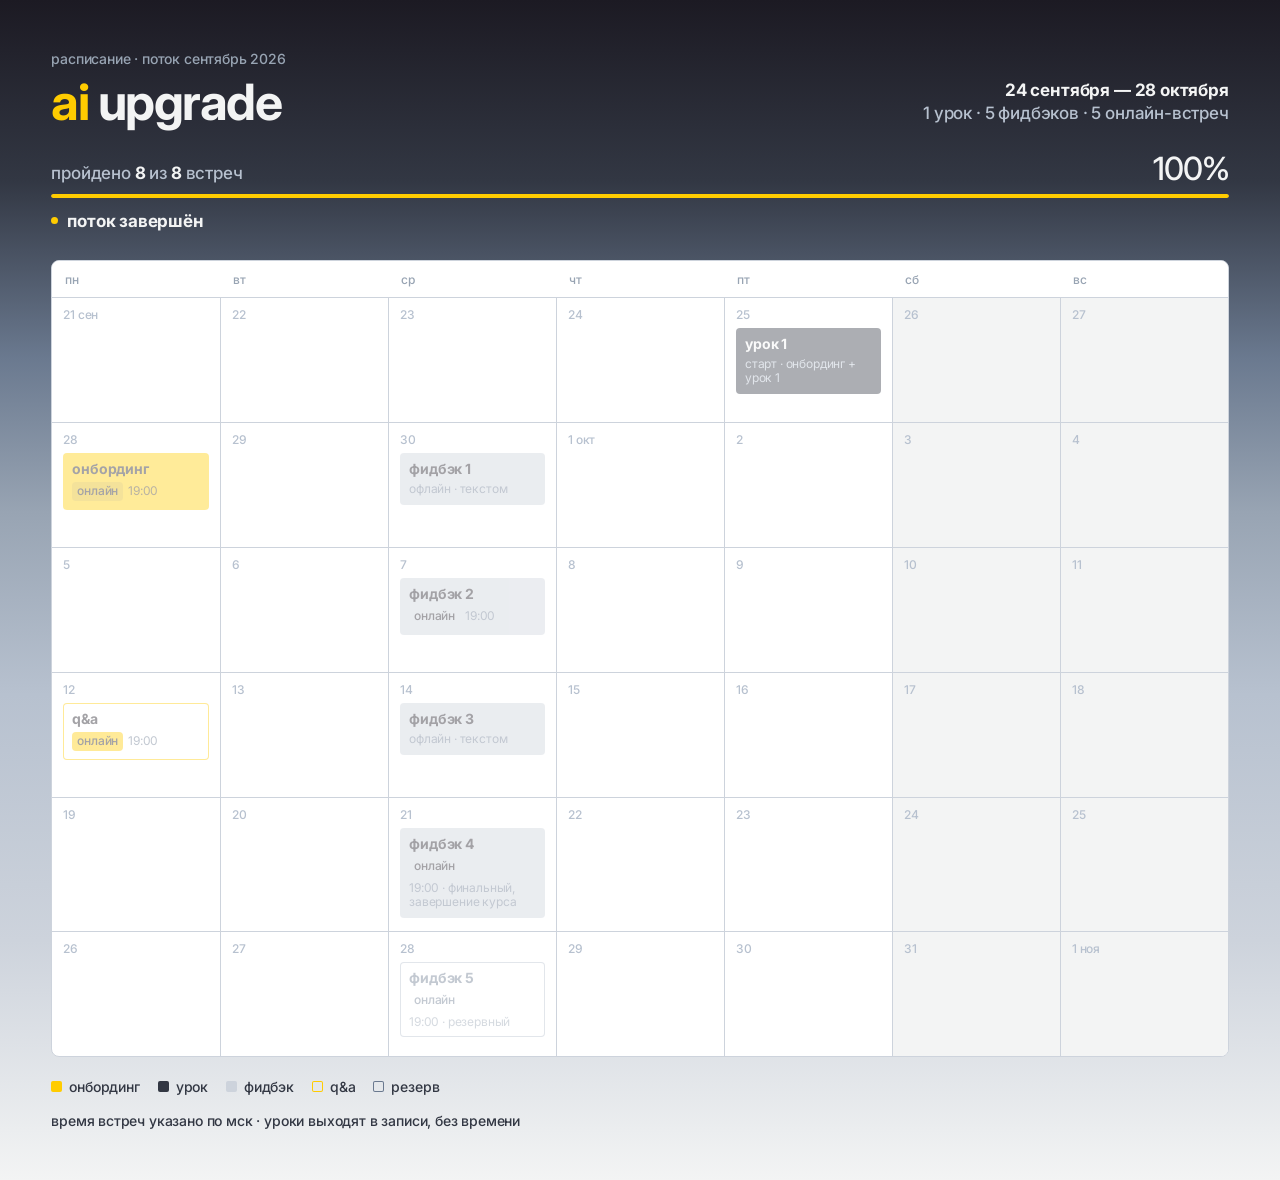
<file: index.html>
<!DOCTYPE html>
<html lang="ru">
<head>
<meta charset="UTF-8">
<meta name="viewport" content="width=device-width, initial-scale=1">
<title>ai upgrade — расписание</title>
<meta name="description" content="расписание и трекер прогресса курса ai upgrade, поток 24 сентября — 28 октября 2026">

<link rel="preconnect" href="https://fonts.googleapis.com">
<link rel="preconnect" href="https://fonts.gstatic.com" crossorigin>
<link href="https://fonts.googleapis.com/css2?family=Inter:wght@400;500;700&display=swap" rel="stylesheet">
<link rel="stylesheet" href="tokens.css">

<style>
  *{box-sizing:border-box;margin:0;padding:0}
  /* градиент на body: его бокс равен высоте документа, поэтому
     лесенка растягивается на всю страницу, как на лендинге.
     на html — конечный цвет градиента, чтобы область за боксом
     (короткий документ, оверскролл) стыковалась без шва */
  html{-webkit-text-size-adjust:100%;background:var(--c-paper)}
  body{
    background:var(--grad-page);min-height:100vh;color:var(--c-ink);
    font-family:var(--font);font-weight:var(--fw-medium);
    font-size:var(--fs-caption);line-height:var(--lh-caption);letter-spacing:var(--track-body);
    text-transform:lowercase;
    -webkit-font-smoothing:antialiased;
    padding:clamp(20px,4vw,56px);
  }
  b,strong{font-weight:var(--fw-bold)}
  .wrap{max-width:1180px;margin:0 auto}

  /* ---------- header ----------
     шапка лежит на тёмной части градиента — текст светлый */
  .eyebrow{font-size:var(--fs-micro);line-height:var(--lh-micro);color:var(--c-steel)}
  .head{display:flex;justify-content:space-between;align-items:flex-end;gap:28px;flex-wrap:wrap;margin-top:14px}
  .title{
    font-weight:var(--fw-bold);
    font-size:var(--fs-display-fluid);
    line-height:var(--lh-display);
    letter-spacing:var(--track-display);
    color:var(--c-paper);
    max-width:14ch;
  }
  .title em{font-style:normal;color:var(--c-accent)}
  .meta{text-align:right;font-size:var(--fs-caption);line-height:var(--lh-caption);color:var(--c-mist)}
  .meta .range{color:var(--c-paper);font-weight:var(--fw-bold);display:block;margin-bottom:5px}

  /* ---------- progress ---------- */
  .spine{margin:34px 0 30px}
  .spine-head{display:flex;justify-content:space-between;align-items:flex-end;gap:16px;flex-wrap:wrap;margin-bottom:12px}
  .spine-lab{font-size:var(--fs-caption);color:var(--c-mist)}
  .spine-lab b{color:var(--c-paper)}
  .spine-pct{
    font-weight:var(--fw-medium);
    font-size:var(--fs-sub-fluid);
    line-height:var(--lh-display);
    letter-spacing:var(--track-display);
    /* не акцентом, как в post-ai-creative: акцент остаётся
       в полосе и точке */
    color:var(--c-paper);
  }
  .track{height:4px;border-radius:var(--r-sm);background:rgba(255,255,255,.18);overflow:hidden}
  .track i{display:block;height:100%;border-radius:var(--r-sm);background:var(--c-accent);width:0;
    transition:width 1.1s cubic-bezier(.2,.8,.2,1)}
  .now{margin-top:14px;font-size:var(--fs-caption);color:var(--c-mist);display:flex;align-items:center;gap:9px;flex-wrap:wrap}
  .now .dot{width:7px;height:7px;border-radius:50%;background:var(--c-accent);flex:0 0 auto}
  .now b{color:var(--c-paper)}

  /* ---------- calendar (desktop) ---------- */
  .cal{background:var(--c-white);border:var(--hair) solid var(--c-haze);border-radius:var(--r-md);overflow:hidden}
  .dow{display:grid;grid-template-columns:repeat(7,1fr);background:var(--c-white)}
  .dow span{padding:13px 13px 11px;font-size:var(--fs-nano);line-height:var(--lh-nano);color:var(--c-steel)}
  .week{display:grid;grid-template-columns:repeat(7,1fr);border-top:var(--hair) solid var(--c-haze)}
  .cell{min-height:124px;padding:11px 11px 13px;border-left:var(--hair) solid var(--c-haze);
    display:flex;flex-direction:column;gap:7px;transition:background .16s ease}
  .cell:first-child{border-left:0}
  .cell.off{background:var(--c-paper)}
  .cell.today,.cell.today:hover{background:var(--c-paper)}
  .cell.past .num{color:var(--c-mist)}
  .num{font-size:var(--fs-nano);line-height:var(--lh-nano);color:var(--c-steel);
    display:flex;align-items:center;gap:6px;flex-wrap:wrap}
  /* жёлтый по светлому нечитаем (1.5:1), поэтому текст — ink,
     а акцент уходит в заливку плашки */
  .cell.today .num{color:var(--c-ink);font-weight:var(--fw-bold)}
  .cell.today .num::after{content:"сегодня";font-size:var(--fs-nano);font-weight:var(--fw-medium);
    color:var(--c-ink);background:var(--c-accent);border:var(--hair) solid var(--c-accent);border-radius:var(--r-sm);padding:1px 5px 2px}
  .mo{color:var(--c-mist)}

  /* ---------- chips ---------- */
  .chip{border-radius:var(--r-sm);padding:8px 9px 9px;display:flex;flex-direction:column;gap:5px}
  .chip .k{font-size:var(--fs-micro);line-height:var(--lh-micro);font-weight:var(--fw-bold);letter-spacing:var(--track-body)}
  .chip .t{font-size:var(--fs-nano);line-height:1.16;font-weight:var(--fw-regular)}
  .chip .meta-row{display:flex;align-items:center;flex-wrap:wrap;gap:5px}
  .chip .on{display:inline-flex;align-items:center;font-size:var(--fs-nano);line-height:1;
    font-weight:var(--fw-medium);border-radius:var(--r-sm);padding:3px 5px 4px}

  .chip.onboarding{background:var(--c-accent);color:var(--c-ink)}
  .chip.onboarding .t{color:rgba(28,26,35,.78)}
  .chip.onboarding .on{background:rgba(28,26,35,.12);color:var(--c-ink)}

  .chip.lesson{background:var(--c-deep);color:var(--c-paper)}
  .chip.lesson .t{color:var(--c-mist)}

  .chip.feedback{background:var(--c-haze);color:var(--c-ink)}
  .chip.feedback .t{color:var(--c-slate)}

  .chip.qa{color:var(--c-ink);box-shadow:inset 0 0 0 var(--hair) var(--c-accent)}
  .chip.qa .t{color:var(--c-slate)}
  .chip.qa .on{background:var(--c-accent);color:var(--c-ink)}

  .chip.reserve{color:var(--c-slate);box-shadow:inset 0 0 0 var(--hair) var(--c-mist)}
  .chip.reserve .t{color:var(--c-steel)}

  .chip.done{opacity:.4}

  /* ---------- feed (mobile) ----------
     на подложке: иначе строки шли бы прямо по градиенту
     и вверху ленты теряли контраст */
  .feed{display:none;background:var(--c-white);border:var(--hair) solid var(--c-haze);
    border-radius:var(--r-md);padding:14px}
  .row{display:grid;grid-template-columns:76px 1fr;gap:12px;padding:9px 0;
    border-top:var(--hair) solid var(--c-haze);align-items:start}
  .row:first-child{border-top:0}
  .row .d{font-size:var(--fs-micro);line-height:var(--lh-micro);color:var(--c-steel);padding-top:2px}
  .row.past .d{color:var(--c-mist)}
  .row.empty{padding:6px 0}
  .row.empty .d{font-size:var(--fs-nano);line-height:var(--lh-nano)}
  .row.today{background:var(--c-paper);border-radius:var(--r-md);border-top-color:transparent;
    padding:10px;margin:0 -10px}
  .row.today .d{color:var(--c-ink);font-weight:var(--fw-bold)}
  .row .stack{display:flex;flex-direction:column;gap:8px}
  .row .today-pill{font-size:var(--fs-nano);line-height:1;color:var(--c-ink);background:var(--c-accent);
    border:var(--hair) solid var(--c-accent);border-radius:var(--r-sm);padding:3px 6px 4px;align-self:flex-start}
  .wk{font-size:var(--fs-nano);line-height:var(--lh-nano);color:var(--c-steel);
    padding:22px 0 8px;border-top:var(--hair) solid var(--c-haze)}
  .wk:first-child{border-top:0;padding-top:0}

  /* ---------- legend / foot ---------- */
  /* легенда и подпись приходятся на светлый низ градиента */
  .legend{display:flex;flex-wrap:wrap;gap:8px 18px;margin-top:22px;
    font-size:var(--fs-micro);line-height:var(--lh-micro);color:var(--c-deep)}
  .legend span{display:inline-flex;align-items:center;gap:7px}
  .legend i{width:11px;height:11px;border-radius:2px;flex:0 0 auto}
  .legend .l-onboarding{background:var(--c-accent)}
  .legend .l-lesson{background:var(--c-deep)}
  .legend .l-feedback{background:var(--c-haze)}
  .legend .l-qa{box-shadow:inset 0 0 0 var(--hair) var(--c-accent)}
  .legend .l-reserve{box-shadow:inset 0 0 0 var(--hair) var(--c-slate)}

  .foot{margin-top:18px;font-size:var(--fs-micro);line-height:var(--lh-micro);color:var(--c-deep)}

  .jump{display:none;position:fixed;left:50%;bottom:18px;transform:translateX(-50%);z-index:20;
    border:0;font-family:var(--font);font-weight:var(--fw-medium);font-size:var(--fs-caption);
    line-height:1;letter-spacing:var(--track-body);text-transform:lowercase;
    color:var(--c-ink);background:var(--c-accent);border-radius:var(--r-sm);
    padding:13px 20px 14px;box-shadow:0 8px 20px -8px rgba(28,26,35,.5);cursor:pointer}
  .jump:active{transform:translateX(-50%) scale(.97)}

  @media (max-width:900px){
    .cal{display:none}
    .feed{display:block}
    .jump{display:block}
    body{padding-bottom:92px}
    .head{gap:16px}
    .meta{text-align:left}
    .spine{margin:26px 0 24px}
  }
  @media (prefers-reduced-motion:reduce){
    .track i{transition:none}
    .cell{transition:none}
  }
  :focus-visible{outline:2px solid var(--c-ink);outline-offset:3px}
</style>
</head>
<body>
<div class="wrap">

  <div class="eyebrow">расписание · поток сентябрь 2026</div>
  <div class="head">
    <h1 class="title"><em>ai</em> upgrade</h1>
    <div class="meta">
      <span class="range">24 сентября — 28 октября</span>
      <span id="counts"></span>
    </div>
  </div>

  <section class="spine">
    <div class="spine-head">
      <div class="spine-lab">пройдено <b id="done">0</b> из <b id="total">0</b> встреч</div>
      <div class="spine-pct" id="pct">0%</div>
    </div>
    <div class="track"><i id="bar"></i></div>
    <div class="now" id="now"></div>
  </section>

  <div class="cal" id="cal"></div>
  <div class="feed" id="feed"></div>

  <div class="legend">
    <span><i class="l-onboarding"></i>онбординг</span>
    <span><i class="l-lesson"></i>урок</span>
    <span><i class="l-feedback"></i>фидбэк</span>
    <span><i class="l-qa"></i>q&amp;a</span>
    <span><i class="l-reserve"></i>резерв</span>
  </div>

  <div class="foot">время встреч указано по мск · уроки выходят в записи, без времени</div>
  <button class="jump" id="jump" type="button">сегодня</button>
</div>

<script>
const START = [2026,8,21];   // пн 21 сентября 2026
const WEEKS = 6;             // до вс 1 ноября, покрывает резерв 28 октября
// подписи недель в ленте: стартовая неделя 21–27 сен — нулевая
const WK = ['неделя 0','неделя 1','неделя 2','неделя 3','неделя 4','резерв'];

const EVENTS = [
  {date:'2026-09-25', kind:'lesson',     k:'урок 1',            t:'старт · онбординг + урок 1'},
  {date:'2026-09-28', kind:'onboarding', k:'онбординг',         t:'19:00', online:true},
  {date:'2026-09-30', kind:'feedback',   k:'фидбэк 1',          t:'офлайн · текстом'},
  {date:'2026-10-07', kind:'feedback',   k:'фидбэк 2',          t:'19:00', online:true},
  {date:'2026-10-12', kind:'qa',         k:'q&a',               t:'19:00', online:true},
  {date:'2026-10-14', kind:'feedback',   k:'фидбэк 3',          t:'офлайн · текстом'},
  {date:'2026-10-21', kind:'feedback',   k:'фидбэк 4',          t:'19:00 · финальный, завершение курса', online:true},
  {date:'2026-10-28', kind:'reserve',    k:'фидбэк 5',          t:'19:00 · резервный', online:true}
];

const DOW = ['пн','вт','ср','чт','пт','сб','вс'];
const MO  = ['января','февраля','марта','апреля','мая','июня','июля','августа','сентября','октября','ноября','декабря'];
const MOS = ['янв','фев','мар','апр','мая','июн','июл','авг','сен','окт','ноя','дек'];

const key = d => d.getFullYear()+'-'+String(d.getMonth()+1).padStart(2,'0')+'-'+String(d.getDate()).padStart(2,'0');
const byDay = {};
EVENTS.forEach(e => (byDay[e.date] = byDay[e.date] || []).push(e));

const now = new Date();
const today = new Date(now.getFullYear(), now.getMonth(), now.getDate());
const todayKey = key(today);

/* ---- счётчики в шапке ---- */
const nLessons  = new Set(EVENTS.filter(e => e.kind === 'lesson').map(e => e.k)).size;
// резервный фидбэк тоже фидбэк — считается пятым
const nFeedback = EVENTS.filter(e => e.kind === 'feedback' || e.kind === 'reserve').length;
const nOnline   = EVENTS.filter(e => e.online).length;
const plural = (n, one, few, many) => {
  const m10 = n % 10, m100 = n % 100;
  if (m10 === 1 && m100 !== 11) return one;
  if (m10 >= 2 && m10 <= 4 && (m100 < 12 || m100 > 14)) return few;
  return many;
};
document.getElementById('counts').textContent =
  nLessons  + ' ' + plural(nLessons, 'урок','урока','уроков') + ' · ' +
  nFeedback + ' ' + plural(nFeedback,'фидбэк','фидбэка','фидбэков') + ' · ' +
  nOnline   + ' ' + plural(nOnline,'онлайн-встреча','онлайн-встречи','онлайн-встреч');

/* ---- progress ---- */
const done = EVENTS.filter(e => new Date(e.date+'T00:00:00') < today).length;
const pct = Math.round(done / EVENTS.length * 100);
document.getElementById('done').textContent = done;
document.getElementById('total').textContent = EVENTS.length;
document.getElementById('pct').textContent = pct + '%';
requestAnimationFrame(() => document.getElementById('bar').style.width = pct + '%');

const nowEl = document.getElementById('now');
const todayEv = byDay[todayKey];
const next = EVENTS.find(e => new Date(e.date+'T00:00:00') > today);
if (todayEv) {
  nowEl.innerHTML = '<span class="dot"></span><span>сегодня — <b>' + todayEv.map(e=>e.k).join(' и ') + '</b></span>';
} else if (next) {
  const d = new Date(next.date+'T00:00:00');
  nowEl.innerHTML = '<span class="dot"></span><span>дальше — <b>' + next.k + '</b>, ' + d.getDate() + ' ' + MO[d.getMonth()] + '</span>';
} else {
  nowEl.innerHTML = '<span class="dot"></span><span><b>поток завершён</b></span>';
}

/* ---- chip ---- */
function chip(e, isPast){
  const cls = ['chip', e.kind];
  if (isPast) cls.push('done');
  const meta = (e.online ? '<span class="on">онлайн</span>' : '') + (e.t ? '<span class="t">'+e.t+'</span>' : '');
  return '<span class="'+cls.join(' ')+'"><span class="k">'+e.k+'</span>'+
         (meta ? '<span class="meta-row">'+meta+'</span>' : '')+'</span>';
}

/* ---- calendar ---- */
const cal = document.getElementById('cal');
let html = '<div class="dow">' + DOW.map(d=>'<span>'+d+'</span>').join('') + '</div>';
const cur = new Date(START[0], START[1], START[2]);
for (let w = 0; w < WEEKS; w++){
  html += '<div class="week">';
  for (let i = 0; i < 7; i++){
    const k = key(cur);
    const evs = byDay[k] || [];
    const isPast = cur < today, isToday = k === todayKey;
    const c = ['cell'];
    if (isPast && !isToday) c.push('past');
    if (isToday) c.push('today');
    if (i > 4 && !evs.length) c.push('off');
    const first = cur.getDate() === 1 || (w === 0 && i === 0);
    html += '<div class="'+c.join(' ')+'"><div class="num"><span>'+cur.getDate()+
            (first ? ' <span class="mo">'+MOS[cur.getMonth()]+'</span>' : '')+'</span></div>'+
            evs.map(e=>chip(e, isPast && !isToday)).join('')+'</div>';
    cur.setDate(cur.getDate()+1);
  }
  html += '</div>';
}
cal.innerHTML = html;

/* ---- mobile feed ---- */
const feed = document.getElementById('feed');
let f = '';
const cur2 = new Date(START[0], START[1], START[2]);
for (let w = 0; w < WEEKS; w++){
  f += '<div class="wk">'+WK[w]+'</div>';
  for (let i = 0; i < 7; i++){
    const k = key(cur2);
    const evs = byDay[k] || [];
    const isPast = cur2 < today, isToday = k === todayKey;
    const c = ['row'];
    if (!evs.length && !isToday) c.push('empty');
    if (isPast && !isToday) c.push('past');
    if (isToday) c.push('today');
    f += '<div class="'+c.join(' ')+'"><div class="d">'+DOW[i]+' '+cur2.getDate()+' '+MOS[cur2.getMonth()]+'</div>'+
         '<div class="stack">'+ (evs.length ? evs.map(e=>chip(e, isPast && !isToday)).join('') : '') +
         (isToday && !evs.length ? '<span class="today-pill">сегодня</span>' : '') + '</div></div>';
    cur2.setDate(cur2.getDate()+1);
  }
}
feed.innerHTML = f;

/* jump to today (mobile) */
document.getElementById('jump').addEventListener('click', () => {
  const t = feed.querySelector('.row.today');
  if (!t) return;
  const smooth = !window.matchMedia('(prefers-reduced-motion: reduce)').matches;
  t.scrollIntoView({behavior: smooth ? 'smooth' : 'auto', block: 'center'});
});
</script>
</body>
</html>
</file>
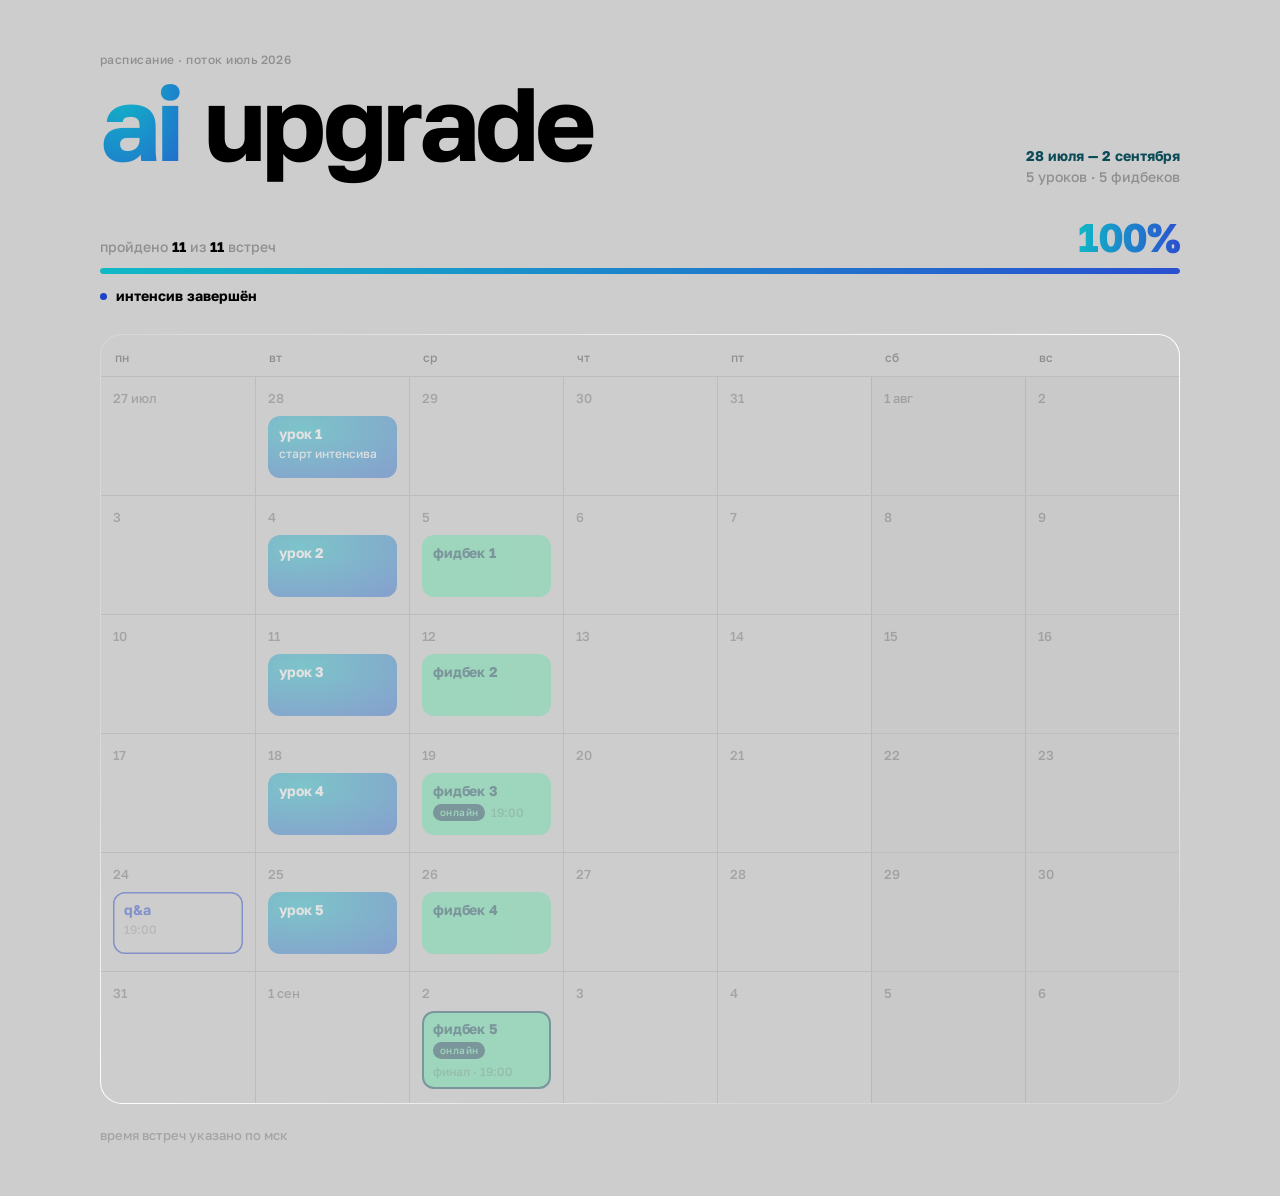
<file: july/index.html>
<!DOCTYPE html>
<html lang="ru">
<head>
<meta charset="UTF-8">
<meta name="viewport" content="width=device-width, initial-scale=1">
<title>ai upgrade — расписание</title>
<meta name="description" content="расписание и трекер прогресса интенсива ai upgrade, поток июль 2026">
<style>
  @font-face{font-family:'Golos';src:url([data-uri]) format('woff2');font-weight:500;font-style:normal;font-display:swap;unicode-range:U+0301,U+0400-045F,U+0490-0491,U+04B0-04B1,U+2116}
  @font-face{font-family:'Golos';src:url([data-uri]) format('woff2');font-weight:500;font-style:normal;font-display:swap;unicode-range:U+0000-00FF,U+0131,U+0152-0153,U+02BB-02BC,U+02C6,U+02DA,U+02DC,U+0304,U+0308,U+0329,U+2000-206F,U+2074,U+20AC,U+2122,U+2191,U+2193,U+2212,U+2215,U+FEFF,U+FFFD}
  @font-face{font-family:'Golos';src:url([data-uri]) format('woff2');font-weight:700;font-style:normal;font-display:swap;unicode-range:U+0301,U+0400-045F,U+0490-0491,U+04B0-04B1,U+2116}
  @font-face{font-family:'Golos';src:url([data-uri]) format('woff2');font-weight:700;font-style:normal;font-display:swap;unicode-range:U+0000-00FF,U+0131,U+0152-0153,U+02BB-02BC,U+02C6,U+02DA,U+02DC,U+0304,U+0308,U+0329,U+2000-206F,U+2074,U+20AC,U+2122,U+2191,U+2193,U+2212,U+2215,U+FEFF,U+FFFD}

  :root{
    --bg:#CDCDCD;
    --panel:#D7D7D7;
    --surface:#E6E6E6;
    --hi:#E6E6E6;
    --ink:#000000;
    --ink-30:rgba(0,0,0,.30);
    --ink-20:rgba(0,0,0,.20);
    --ink-12:rgba(0,0,0,.12);
    --ink-08:rgba(0,0,0,.08);
    --accent:#1E42C8;
    --teal:#5FE0A8;
    --teal-ink:#0A4B57;
    --fill:radial-gradient(135% 130% at 26% 20%, #10B9C6 0%, #2A4FD0 100%);
    --fill-lin:linear-gradient(95deg,#10B9C6,#2A4FD0);
    --contour:linear-gradient(30deg,#FFFFFF 0%,#D7D7D7 27%,#D7D7D7 55%,#FFFFFF 100%);
    --font:'Golos',system-ui,-apple-system,sans-serif;
  }
  *{box-sizing:border-box;margin:0;padding:0}
  html{-webkit-text-size-adjust:100%}
  body{
    background:var(--bg);color:var(--ink);
    font-family:var(--font);font-weight:500;line-height:1.42;
    text-transform:lowercase;
    -webkit-font-smoothing:antialiased;
    padding:clamp(20px,4vw,56px);
  }
  b,strong{font-weight:700}
  .wrap{max-width:1080px;margin:0 auto}

  /* ---------- header ---------- */
  .eyebrow{font-size:12px;letter-spacing:.04em;color:var(--ink-30)}
  .head{display:flex;justify-content:space-between;align-items:baseline;gap:24px;flex-wrap:wrap;margin-top:8px}
  .title{font-weight:700;font-size:clamp(46px,9.5vw,104px);line-height:.88;letter-spacing:-.035em}
  .title em{font-style:normal;background:var(--fill);-webkit-background-clip:text;background-clip:text;color:transparent}
  .meta{text-align:right;font-size:14px;color:var(--ink-30);line-height:1.5}
  .meta .range{color:var(--teal-ink);font-weight:700}

  /* ---------- progress ---------- */
  .spine{margin:30px 0 28px}
  .spine-head{display:flex;justify-content:space-between;align-items:flex-end;gap:16px;flex-wrap:wrap;margin-bottom:11px}
  .spine-lab{font-size:14px;color:var(--ink-30)}
  .spine-lab b{color:var(--ink)}
  .spine-pct{font-weight:700;font-size:clamp(28px,5vw,40px);line-height:1;letter-spacing:-.03em;
    background:var(--fill-lin);-webkit-background-clip:text;background-clip:text;color:transparent}
  .track{height:6px;border-radius:99px;background:var(--ink-12);overflow:hidden}
  .track i{display:block;height:100%;border-radius:99px;background:var(--fill-lin);width:0;transition:width 1.1s cubic-bezier(.2,.8,.2,1)}
  .now{margin-top:12px;font-size:14px;color:var(--ink-30);display:flex;align-items:center;gap:9px;flex-wrap:wrap}
  .now .dot{width:7px;height:7px;border-radius:99px;background:var(--accent);flex:0 0 auto}
  .now b{color:var(--ink)}

  /* ---------- calendar (desktop) ---------- */
  .shell{background:var(--contour);padding:1px;border-radius:22px}
  .cal{background:var(--bg);border-radius:21px;overflow:hidden}
  .dow{display:grid;grid-template-columns:repeat(7,1fr)}
  .dow span{padding:14px 14px 10px;font-size:12px;color:var(--ink-30);letter-spacing:.04em}
  .week{display:grid;grid-template-columns:repeat(7,1fr);border-top:1px solid var(--ink-08)}
  .cell{min-height:118px;padding:12px 12px 14px;border-left:1px solid var(--ink-08);display:flex;flex-direction:column;gap:8px}
  .cell:first-child{border-left:0}
  .cell.off{background:rgba(0,0,0,.02)}
  .cell{transition:background .16s ease}
  .cell:hover{background:var(--hi);cursor:default}
  .cell.today,.cell.today:hover{background:var(--hi)}
  .cell.past .num{color:var(--ink-20)}
  .num{font-size:13px;color:var(--ink-30);display:flex;align-items:center;gap:7px}
  .cell.today .num{color:var(--accent);font-weight:700}
  .cell.today .num::after{content:'сегодня';font-size:11px;font-weight:500;letter-spacing:.03em;
    color:var(--accent);border:1px solid var(--accent);border-radius:99px;padding:1px 7px 2px}
  .mo{color:var(--ink-20)}

  /* ---------- chips ---------- */
  .chip{border-radius:12px;padding:9px 11px 10px;line-height:1.25;
    display:flex;flex-direction:column;justify-content:flex-start;min-height:62px}
  .chip .k{display:block;font-weight:700;font-size:14px;letter-spacing:-.01em}
  .chip .meta{display:flex;align-items:center;flex-wrap:wrap;gap:6px;margin-top:5px}
  .chip .t{font-size:12px;line-height:1.15;opacity:.88}
  .chip.lesson .t{color:rgba(255,255,255,.92);opacity:1}
  .chip.feedback .t,.chip.qa .t{opacity:.82}
  .chip.lesson{background:var(--fill);color:#fff}
  .chip.feedback{background:var(--teal);color:var(--teal-ink)}
  .chip.done{opacity:.42}
  .chip.qa{background:transparent;color:var(--accent);box-shadow:inset 0 0 0 1.5px var(--accent)}
  .chip.final{box-shadow:inset 0 0 0 2px var(--teal-ink)}
  .chip .on{display:inline-flex;align-items:center;font-size:10px;font-weight:500;letter-spacing:.04em;
    line-height:1;border:0;border-radius:99px;padding:3px 7px 4px}
  .chip.feedback .on{background:var(--teal-ink);color:var(--teal)}
  .chip.lesson .on{background:rgba(255,255,255,.24);color:#fff}
  .chip.qa .on{background:var(--accent);color:#fff}

  /* ---------- feed (mobile) ---------- */
  .feed{display:none}
  .row{display:grid;grid-template-columns:64px 1fr;gap:12px;padding:9px 0;border-top:1px solid var(--ink-08);align-items:start}
  .row:first-child{border-top:0}
  .row .d{font-size:13px;color:var(--ink-30);padding-top:2px}
  .row.past .d{color:var(--ink-20)}
  .row.empty{padding:6px 0}
  .row.empty .d{font-size:12px}
  .row.today{position:relative;background:var(--hi);border-radius:14px;
    padding-left:10px;padding-right:10px;margin:0 -10px;border-top-color:transparent}
  .row.today .d{color:var(--accent);font-weight:700}
  .row .stack{display:flex;flex-direction:column;gap:8px}
  .row .today-pill{font-size:11px;color:var(--accent);border:1px solid var(--accent);border-radius:99px;padding:1px 7px 2px;display:inline-block}
  .wk{font-size:11px;letter-spacing:.1em;color:var(--ink-20);padding:18px 0 6px;border-top:1px solid var(--ink-08)}
  .wk:first-child{border-top:0;padding-top:0}

  .foot{margin-top:22px;font-size:13px;color:var(--ink-20)}
  .jump{display:none;position:fixed;left:50%;bottom:18px;transform:translateX(-50%);
    z-index:20;border:0;font-family:var(--font);font-weight:700;font-size:14px;
    text-transform:lowercase;color:#fff;background:var(--accent);border-radius:99px;
    padding:12px 20px 13px;box-shadow:0 8px 20px -8px rgba(0,0,0,.55);cursor:pointer}
  .jump:active{transform:translateX(-50%) scale(.97)}

  @media (max-width:860px){
    .shell{display:none}
    .feed{display:block}
    .jump{display:block}
    body{padding-bottom:92px}
    .head{gap:14px}
    .meta{text-align:left}
    .spine{margin:24px 0 22px}
  }
  @media (prefers-reduced-motion:reduce){
    .track i{transition:none}
    .cell{transition:none}
  }
  :focus-visible{outline:2px solid var(--accent);outline-offset:3px}
</style>
</head>
<body>
<div class="wrap">

  <div class="eyebrow">расписание · поток июль 2026</div>
  <div class="head">
    <h1 class="title"><em>ai</em> upgrade</h1>
    <div class="meta">
      <div class="range">28 июля — 2 сентября</div>
      <div>5 уроков · 5 фидбеков</div>
    </div>
  </div>

  <section class="spine">
    <div class="spine-head">
      <div class="spine-lab">пройдено <b id="done">0</b> из <b id="total">0</b> встреч</div>
      <div class="spine-pct" id="pct">0%</div>
    </div>
    <div class="track"><i id="bar"></i></div>
    <div class="now" id="now"></div>
  </section>

  <div class="shell"><div class="cal" id="cal"></div></div>
  <div class="feed" id="feed"></div>

  <div class="foot">время встреч указано по мск</div>
  <button class="jump" id="jump" type="button">сегодня</button>
</div>

<script>
const START = [2026,6,27];   // пн 27 июля
const WEEKS = 6;

const EVENTS = [
  {date:'2026-07-28', kind:'lesson',   k:'урок 1', t:'старт интенсива'},
  {date:'2026-08-04', kind:'lesson',   k:'урок 2', t:''},
  {date:'2026-08-05', kind:'feedback', k:'фидбек 1', t:''},
  {date:'2026-08-11', kind:'lesson',   k:'урок 3', t:''},
  {date:'2026-08-12', kind:'feedback', k:'фидбек 2', t:''},
  {date:'2026-08-18', kind:'lesson',   k:'урок 4', t:''},
  {date:'2026-08-19', kind:'feedback', k:'фидбек 3', t:'19:00', online:true},
  {date:'2026-08-24', kind:'qa',       k:'q&a', t:'19:00'},
  {date:'2026-08-25', kind:'lesson',   k:'урок 5', t:''},
  {date:'2026-08-26', kind:'feedback', k:'фидбек 4', t:''},
  {date:'2026-09-02', kind:'feedback', k:'фидбек 5', t:'финал · 19:00', final:true, online:true}
];

const DOW = ['пн','вт','ср','чт','пт','сб','вс'];
const MO  = ['января','февраля','марта','апреля','мая','июня','июля','августа','сентября','октября','ноября','декабря'];
const MOS = ['янв','фев','мар','апр','мая','июн','июл','авг','сен','окт','ноя','дек'];

const key = d => d.getFullYear()+'-'+String(d.getMonth()+1).padStart(2,'0')+'-'+String(d.getDate()).padStart(2,'0');
const byDay = {};
EVENTS.forEach(e => (byDay[e.date] = byDay[e.date] || []).push(e));

const now = new Date();
const today = new Date(now.getFullYear(), now.getMonth(), now.getDate());
const todayKey = key(today);

/* ---- progress ---- */
const done = EVENTS.filter(e => new Date(e.date+'T00:00:00') < today).length;
const pct = Math.round(done / EVENTS.length * 100);
document.getElementById('done').textContent = done;
document.getElementById('total').textContent = EVENTS.length;
document.getElementById('pct').textContent = pct + '%';
requestAnimationFrame(() => document.getElementById('bar').style.width = pct + '%');

const nowEl = document.getElementById('now');
const todayEv = byDay[todayKey];
const next = EVENTS.find(e => new Date(e.date+'T00:00:00') > today);
if (todayEv) {
  nowEl.innerHTML = '<span class="dot"></span>сегодня — <b>' + todayEv.map(e=>e.k).join(' и ') + '</b>';
} else if (next) {
  const d = new Date(next.date+'T00:00:00');
  nowEl.innerHTML = '<span class="dot"></span>дальше — <b>' + next.k + '</b>, ' + d.getDate() + ' ' + MO[d.getMonth()];
} else {
  nowEl.innerHTML = '<span class="dot"></span><b>интенсив завершён</b>';
}

/* ---- chip ---- */
function chip(e, isPast){
  const cls = ['chip', e.kind];
  if (isPast) cls.push('done');
  if (e.final) cls.push('final');
  const meta = (e.online ? '<span class="on">онлайн</span>' : '') + (e.t ? '<span class="t">'+e.t+'</span>' : '');
  return '<span class="'+cls.join(' ')+'"><span class="k">'+e.k+'</span>'+
         (meta ? '<span class="meta">'+meta+'</span>' : '')+'</span>';
}

/* ---- calendar ---- */
const cal = document.getElementById('cal');
let html = '<div class="dow">' + DOW.map(d=>'<span>'+d+'</span>').join('') + '</div>';
const cur = new Date(START[0], START[1], START[2]);
for (let w = 0; w < WEEKS; w++){
  html += '<div class="week">';
  for (let i = 0; i < 7; i++){
    const k = key(cur);
    const evs = byDay[k] || [];
    const isPast = cur < today, isToday = k === todayKey;
    const c = ['cell'];
    if (isPast && !isToday) c.push('past');
    if (isToday) c.push('today');
    if (i > 4 && !evs.length) c.push('off');
    const first = cur.getDate() === 1 || (w === 0 && i === 0);
    html += '<div class="'+c.join(' ')+'"><div class="num"><span>'+cur.getDate()+
            (first ? ' <span class="mo">'+MOS[cur.getMonth()]+'</span>' : '')+'</span></div>'+
            evs.map(e=>chip(e, isPast && !isToday)).join('')+'</div>';
    cur.setDate(cur.getDate()+1);
  }
  html += '</div>';
}
cal.innerHTML = html;

/* ---- mobile feed ---- */
const feed = document.getElementById('feed');
let f = '';
const cur2 = new Date(START[0], START[1], START[2]);
for (let w = 0; w < WEEKS; w++){
  f += '<div class="wk">'+(w < 5 ? 'неделя '+(w+1) : 'финал')+'</div>';
  for (let i = 0; i < 7; i++){
    const k = key(cur2);
    const evs = byDay[k] || [];
    const isPast = cur2 < today, isToday = k === todayKey;
    const c = ['row'];
    if (!evs.length && !isToday) c.push('empty');
    if (isPast && !isToday) c.push('past');
    if (isToday) c.push('today');
    f += '<div class="'+c.join(' ')+'"><div class="d">'+DOW[i]+' '+cur2.getDate()+' '+MOS[cur2.getMonth()]+'</div>'+
         '<div class="stack">'+ (evs.length ? evs.map(e=>chip(e, isPast && !isToday)).join('') : '') +
         (isToday && !evs.length ? '<span class="today-pill">сегодня</span>' : '') + '</div></div>';
    cur2.setDate(cur2.getDate()+1);
  }
}
feed.innerHTML = f;

/* jump to today (mobile) */
document.getElementById('jump').addEventListener('click', () => {
  const t = feed.querySelector('.row.today');
  if (!t) return;
  const smooth = !window.matchMedia('(prefers-reduced-motion: reduce)').matches;
  t.scrollIntoView({behavior: smooth ? 'smooth' : 'auto', block: 'center'});
});
</script>
</body>
</html>
</file>
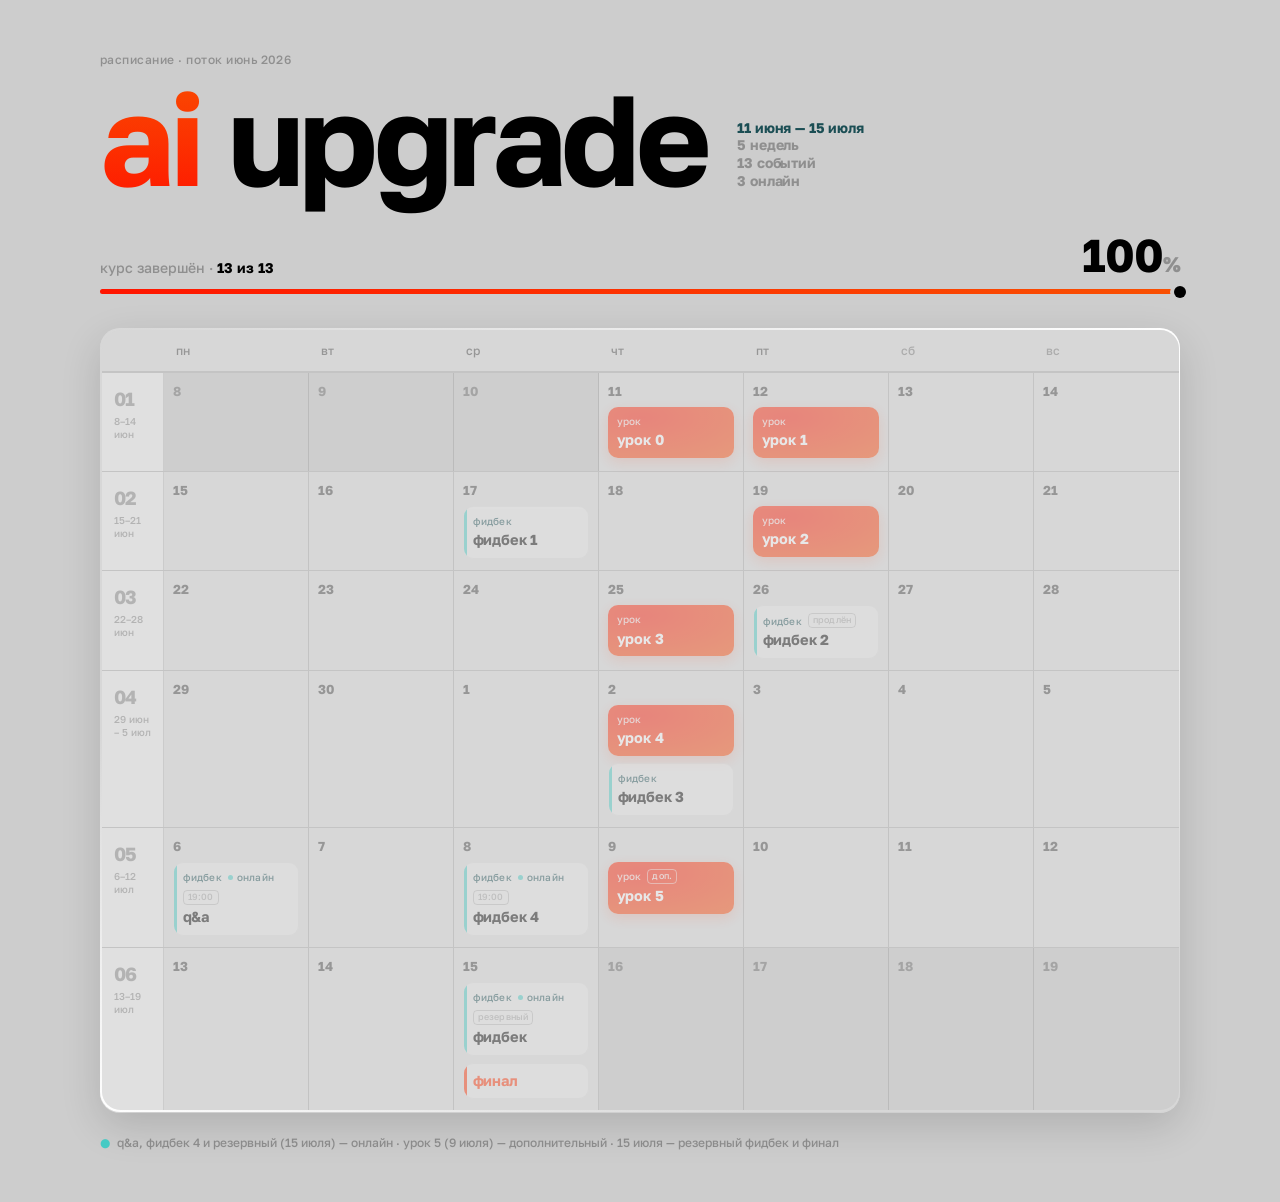
<file: june/index.html>
<!DOCTYPE html>
<html lang="ru">
<head>
<meta charset="UTF-8">
<meta name="viewport" content="width=device-width, initial-scale=1">
<title>ai upgrade — расписание</title>
<meta name="description" content="интерактивное расписание и трекер прогресса интенсива ai upgrade">
<style>
  @font-face{font-family:'Golos';src:url([data-uri]) format('woff2');font-weight:500;font-style:normal;font-display:swap}
  @font-face{font-family:'Golos';src:url([data-uri]) format('woff2');font-weight:700;font-style:normal;font-display:swap}

  :root{
    --bg:#CDCDCD;
    --panel:#D7D7D7;
    --surface:#E6E6E6;
    --line:rgba(0,0,0,.09);
    --ink:#000000;
    --ink-30:rgba(0,0,0,.30);
    --ink-12:rgba(0,0,0,.12);
    --ink-20:rgba(0,0,0,.20);
    --accent:#FF2F00;
    --teal-fill:#45CAC4;
    --teal-ink:#1B4E54;
    --fill:radial-gradient(135% 130% at 26% 20%, #FF1500 0%, #F95001 100%);
    --fill-lin:linear-gradient(95deg,#FF1500,#F95001);
    --contour:linear-gradient(30deg,#FFFFFF 0%,#D7D7D7 27%,#D7D7D7 55%,#FFFFFF 100%);
    --font:'Golos',system-ui,sans-serif;
  }
  *{box-sizing:border-box;margin:0;padding:0}
  html{-webkit-text-size-adjust:100%}
  body{
    background:var(--bg);color:var(--ink);
    font-family:var(--font);font-weight:500;line-height:1.42;
    text-transform:lowercase;
    -webkit-font-smoothing:antialiased;
    padding:clamp(20px,4vw,56px);
  }
  b,strong{font-weight:700}
  .wrap{max-width:1080px;margin:0 auto}

  /* header */
  .eyebrow{font-size:12px;letter-spacing:.04em;color:var(--ink-30);font-weight:500}
  .title{font-weight:700;font-size:clamp(48px,13vw,128px);line-height:1;letter-spacing:-.035em;margin:6px 0 0}
  .title em{font-style:normal;background:linear-gradient(180deg,#F95001 0%,#FF1500 100%);-webkit-background-clip:text;background-clip:text;color:transparent}
  .head-row{display:flex;align-items:flex-end;align-items:last baseline;gap:30px;flex-wrap:wrap}
  .meta{text-align:left;font-weight:700;line-height:1.28;font-size:14px;letter-spacing:-.01em;white-space:nowrap}
  .meta div{color:var(--ink-30)}
  .meta .hl{color:var(--teal-ink)}

  /* progress */
  .spine{margin:30px 0 34px}
  .spine-head{display:flex;justify-content:space-between;align-items:flex-end;gap:16px;flex-wrap:wrap;margin-bottom:11px}
  .spine-label{font-size:14px;color:var(--ink-30)}
  .spine-label b{color:var(--ink)}
  .spine-pct{font-weight:700;font-size:clamp(30px,5vw,46px);letter-spacing:-.02em;line-height:1}
  .spine-pct span{font-size:.46em;color:var(--ink-30);font-weight:700}
  .rail{position:relative;height:5px;border-radius:99px;background:var(--ink-12)}
  .rail-fill{position:absolute;inset:0 auto 0 0;height:100%;border-radius:99px;background:var(--fill-lin);width:0;transition:width 1.1s cubic-bezier(.22,1,.36,1)}
  .rail-knob{position:absolute;top:50%;width:12px;height:12px;border-radius:50%;background:var(--ink);box-shadow:0 0 0 4px var(--bg);transform:translate(-50%,-50%);left:0;transition:left 1.1s cubic-bezier(.22,1,.36,1)}

  /* calendar frame w/ gradient contour */
  .cal-frame{background:var(--contour);padding:1.5px;border-radius:20px;box-shadow:0 14px 40px rgba(0,0,0,.14),0 1px 0 rgba(255,255,255,.55)}
  .cal{background:var(--panel);border-radius:18.5px;overflow:hidden}
  .dow{display:grid;grid-template-columns:62px repeat(7,1fr);border-bottom:1px solid var(--line)}
  .dow span{padding:12px 12px;font-size:12px;letter-spacing:.02em;color:var(--ink-30);font-weight:500}
  .dow span:first-child{color:transparent}
  .dow span.we{color:var(--ink-20)}

  .week{display:grid;grid-template-columns:62px repeat(7,1fr);border-top:1px solid var(--line)}
  .week:first-child{border-top:none}
  .wk-rail{padding:13px 12px;display:flex;flex-direction:column;gap:2px;border-right:1px solid var(--line);background:rgba(255,255,255,.22)}
  .wk-num{font-weight:700;font-size:19px;color:var(--ink-20);letter-spacing:-.02em}
  .wk-range{font-size:10px;color:var(--ink-20);line-height:1.3;font-weight:500}

  .day{min-height:98px;padding:9px 9px 11px;border-right:1px solid var(--line);display:flex;flex-direction:column;gap:7px;position:relative}
  .day:last-child{border-right:none}
  .day.out{background:rgba(0,0,0,.045)}
  .daynum{font-size:13px;color:var(--ink-30);font-weight:500;display:flex;align-items:center;gap:6px}
  .day.out .daynum{color:var(--ink-20)}
  .day.today{background:rgba(255,47,0,.07);box-shadow:inset 0 0 0 1.5px var(--accent)}
  .day.today .daynum b{background:var(--accent);color:#fff;border-radius:6px;padding:1px 6px;font-weight:700}
  .today-tag{font-size:10px;letter-spacing:.02em;color:#fff;background:var(--accent);border-radius:5px;padding:1px 6px;font-weight:500}

  .chip{border-radius:10px;padding:7px 9px;position:relative;overflow:hidden;display:block;transition:transform .15s ease,box-shadow .15s ease}
  .chip:hover{transform:translateY(-1px)}
  .chip.lesson{background:var(--fill);box-shadow:0 4px 14px rgba(255,47,0,.26)}
  .chip.lesson .chip-type{color:rgba(255,255,255,.82)}
  .chip.lesson .chip-title{color:#fff}
  .chip.lesson .note{border-color:rgba(255,255,255,.5);color:rgba(255,255,255,.85)}
  .chip.feedback,.chip.finish{background:var(--surface);border:1px solid rgba(0,0,0,.06)}
  .chip.feedback::before,.chip.finish::before{content:"";position:absolute;left:0;top:0;bottom:0;width:3px;background:var(--teal-fill)}
  .chip.finish::before{background:var(--accent)}
  .chip.finish .chip-title{color:var(--accent)}
  .chip-type{font-size:10px;letter-spacing:.02em;font-weight:500;color:var(--teal-ink);display:flex;align-items:center;gap:6px;margin-bottom:2px;flex-wrap:wrap}
  .chip-title{font-weight:700;font-size:14.5px;letter-spacing:-.01em;color:var(--ink)}
  .lv{display:inline-flex;align-items:center;gap:4px;color:var(--teal-ink)}
  .lv::before{content:"";width:5px;height:5px;border-radius:50%;background:var(--teal-fill);animation:pulse 1.8s infinite}
  .note{border:1px solid var(--ink-20);color:var(--ink-30);border-radius:4px;padding:0 4px;font-size:9px;font-weight:500}
  .chip.done{opacity:.42}

  @keyframes pulse{0%,100%{opacity:1;box-shadow:0 0 0 0 rgba(69,202,196,.5)}50%{opacity:.55;box-shadow:0 0 0 4px rgba(69,202,196,0)}}

  /* agenda (mobile) */
  .agenda{display:none}
  .ag-week{margin-top:22px}.ag-week:first-child{margin-top:0}
  .ag-whead{display:flex;align-items:baseline;gap:10px;margin-bottom:10px}
  .ag-whead .n{font-weight:700;font-size:16px;color:var(--ink-20)}
  .ag-whead .r{font-size:11px;color:var(--ink-20);font-weight:500}
  .ag-item{display:flex;gap:12px;align-items:flex-start;padding:13px 14px;border-radius:13px;margin-bottom:8px;position:relative;overflow:hidden}
  .ag-item.lesson{background:var(--fill);box-shadow:0 4px 14px rgba(255,47,0,.22)}
  .ag-item.feedback,.ag-item.finish{background:var(--surface);border:1px solid rgba(0,0,0,.06)}
  .ag-item.feedback::before,.ag-item.finish::before{content:"";position:absolute;left:0;top:0;bottom:0;width:3px;background:var(--teal-fill)}
  .ag-item.finish::before{background:var(--accent)}
  .ag-item.today{box-shadow:inset 0 0 0 1.5px var(--accent)}
  .ag-date{font-size:12px;color:var(--ink-30);min-width:62px;line-height:1.35;padding-top:2px;font-weight:500}
  .ag-date b{color:var(--ink);font-weight:700;display:block;font-size:14px}
  .ag-item.lesson .ag-date,.ag-item.lesson .ag-date b{color:rgba(255,255,255,.85)}
  .ag-item.lesson .ag-date b{color:#fff}
  .ag-body .t{font-weight:700;font-size:16px}
  .ag-item.lesson .ag-body .t{color:#fff}
  .ag-item.finish .ag-body .t{color:var(--accent)}
  .ag-body .ty{font-size:10px;color:var(--teal-ink);margin-top:3px;display:flex;gap:6px;align-items:center;flex-wrap:wrap;font-weight:500}
  .ag-item.lesson .ag-body .ty{color:rgba(255,255,255,.82)}
  .ag-item.lesson .note{border-color:rgba(255,255,255,.5);color:rgba(255,255,255,.85)}
  .ag-empty{display:flex;gap:10px;align-items:center;padding:6px 14px;border-radius:9px;margin-bottom:6px;font-size:12px;font-weight:500;color:var(--ink-30)}
  .ag-empty .d{min-width:62px;font-weight:700}
  .ag-empty .w{color:var(--ink-20)}
  .ag-empty.done{opacity:.5}
  .ag-empty.today{background:rgba(255,47,0,.06);box-shadow:inset 0 0 0 1.5px var(--accent);color:var(--ink)}
  .ag-empty .today-tag{margin-left:auto}

  /* footer */
  .foot{margin-top:22px;font-size:12px;color:var(--ink-30);display:flex;gap:7px;align-items:center;flex-wrap:wrap;font-weight:500}
  .foot .m{color:var(--teal-fill)}

  @media (max-width:760px){
    .cal-frame,.dow{display:none}
    .agenda{display:block}
  }
  @media (max-width:600px){
    .head-row{flex-direction:column;align-items:flex-start;gap:10px}
    .meta{text-align:left}
  }
  @media (prefers-reduced-motion:reduce){*{transition:none!important;animation:none!important}}
</style>
</head>
<body>
<div class="wrap">
  <header>
    <div class="eyebrow">расписание · поток июнь 2026</div>
    <div class="head-row">
      <h1 class="title"><em>ai</em> upgrade</h1>
      <div class="meta" id="meta"></div>
    </div>
  </header>

  <div class="spine">
    <div class="spine-head">
      <div class="spine-label" id="spineLabel"></div>
      <div class="spine-pct" id="spinePct">0<span>%</span></div>
    </div>
    <div class="rail"><div class="rail-fill" id="railFill"></div><div class="rail-knob" id="railKnob"></div></div>
  </div>

  <div class="cal-frame"><div class="cal" id="cal"></div></div>
  <div class="agenda" id="agenda"></div>

  <div class="foot" id="foot"></div>
</div>

<script>
// ====== данные курса — правь даты здесь ======
const EVENTS = [
  { date:'2026-06-11', type:'lesson',   title:'урок 0' },
  { date:'2026-06-12', type:'lesson',   title:'урок 1' },
  { date:'2026-06-17', type:'feedback', title:'фидбек 1' },
  { date:'2026-06-19', type:'lesson',   title:'урок 2' },
  { date:'2026-06-25', type:'lesson',   title:'урок 3' },
  { date:'2026-06-26', type:'feedback', title:'фидбек 2', note:'продлён' },
  { date:'2026-07-02', type:'lesson',   title:'урок 4' },
  { date:'2026-07-02', type:'feedback', title:'фидбек 3' },
  { date:'2026-07-06', type:'feedback', title:'Q&A', online:true, note:'19:00' },
  { date:'2026-07-08', type:'feedback', title:'фидбек 4', online:true, note:'19:00' },
  { date:'2026-07-09', type:'lesson',   title:'урок 5', note:'доп.' },
  { date:'2026-07-15', type:'feedback', title:'фидбек', note:'резервный', online:true },
  { date:'2026-07-15', type:'feedback', title:'финал', finish:true },
];
// =============================================

const MONTHS=['января','февраля','марта','апреля','мая','июня','июля','августа','сентября','октября','ноября','декабря'];
const MS=['янв','фев','мар','апр','мая','июн','июл','авг','сен','окт','ноя','дек'];
const DOW=['пн','вт','ср','чт','пт','сб','вс'];

const pd=s=>{const[y,m,d]=s.split('-').map(Number);return new Date(y,m-1,d)};
const key=d=>`${d.getFullYear()}-${d.getMonth()+1}-${d.getDate()}`;
const mi=d=>(d.getDay()+6)%7;
const add=(d,n)=>{const x=new Date(d);x.setDate(x.getDate()+n);return x};

const today=new Date();today.setHours(0,0,0,0);

const byDate={};
EVENTS.forEach(e=>{(byDate[key(pd(e.date))] ||= []).push(e)});
const dates=EVENTS.map(e=>pd(e.date)).sort((a,b)=>a-b);
const start=dates[0], end=dates[dates.length-1];
const gridStart=add(start,-mi(start)), gridEnd=add(end,6-mi(end));
const weeks=Math.round((gridEnd-gridStart)/864e5+1)/7;

const fmt=d=>`${d.getDate()} ${MONTHS[d.getMonth()]}`;
const onlineN=EVENTS.filter(e=>e.online).length;
const durWeeks=Math.max(1,Math.ceil((end-start)/(7*864e5)));
document.getElementById('meta').innerHTML=
  `<div class="hl">${fmt(start)} — ${fmt(end)}</div><div>${durWeeks} недель</div><div>${EVENTS.length} событий</div><div>${onlineN} онлайн</div>`;

const span=end-start, elapsed=Math.min(Math.max(today-start,0),span);
const pct=span>0?Math.round(elapsed/span*100):(today>=end?100:0);
const done=EVENTS.filter(e=>pd(e.date)<today).length;
const todayHas=!!byDate[key(today)];
document.getElementById('spineLabel').innerHTML=
  today<start?`старт <b>${fmt(start)}</b> · ещё не начался`
  :today>end?`курс завершён · <b>${EVENTS.length} из ${EVENTS.length}</b>`
  :`пройдено <b>${done} из ${EVENTS.length}</b>${todayHas?' · сегодня есть событие':''}`;
requestAnimationFrame(()=>{
  railFill.style.width=pct+'%';railKnob.style.left=pct+'%';
  const el=document.getElementById('spinePct');let c=0;
  const step=()=>{c+=Math.max(1,Math.ceil((pct-c)/8));if(c>=pct)c=pct;el.innerHTML=c+'<span>%</span>';if(c<pct)requestAnimationFrame(step)};step();
});

const cls=e=>e.finish?'finish':e.type;
function parts(e){
  const type=e.finish?'':(e.type==='lesson'?'урок':'фидбек');
  let extra='';
  if(e.online)extra+=`<span class="lv">онлайн</span>`;
  if(e.note)extra+=`<span class="note">${e.note}</span>`;
  return {type,extra};
}
function chip(e){
  const isDone=pd(e.date)<today;const p=parts(e);
  const row=(p.type||p.extra)?`<div class="chip-type">${p.type} ${p.extra}</div>`:'';
  return `<div class="chip ${cls(e)} ${isDone?'done':''}">${row}<div class="chip-title">${e.title}</div></div>`;
}

let html=`<div class="dow"><span></span>${DOW.map((d,i)=>`<span class="${i>4?'we':''}">${d}</span>`).join('')}</div>`;
let cur=new Date(gridStart);
for(let w=0;w<weeks;w++){
  const a=new Date(cur),b=add(cur,6);
  const range=a.getMonth()===b.getMonth()?`${a.getDate()}–${b.getDate()} ${MS[b.getMonth()]}`:`${a.getDate()} ${MS[a.getMonth()]} – ${b.getDate()} ${MS[b.getMonth()]}`;
  let cells=`<div class="wk-rail"><span class="wk-num">0${w+1}</span><span class="wk-range">${range}</span></div>`;
  for(let i=0;i<7;i++){
    const d=new Date(cur);const inC=d>=start&&d<=end;const isT=key(d)===key(today);const evs=byDate[key(d)]||[];
    cells+=`<div class="day ${inC?'':'out'} ${isT?'today':''}">
      <div class="daynum"><b>${d.getDate()}</b>${isT?'<span class="today-tag">сегодня</span>':''}</div>
      ${evs.map(chip).join('')}</div>`;
    cur=add(cur,1);
  }
  html+=`<div class="week">${cells}</div>`;
}
document.getElementById('cal').innerHTML=html;

let ag='';cur=new Date(gridStart);
for(let w=0;w<weeks;w++){
  const a=new Date(cur),b=add(cur,6);
  const days=[];
  for(let i=0;i<7;i++){const d=add(cur,i);if(d>=start&&d<=end)days.push(d)}
  if(days.length){
    ag+=`<div class="ag-week"><div class="ag-whead"><span class="n">0${w+1}</span><span class="r">${a.getDate()} ${MS[a.getMonth()]} – ${b.getDate()} ${MS[b.getMonth()]}</span></div>`;
    days.forEach(d=>{
      const isT=key(d)===key(today);const evs=byDate[key(d)]||[];
      if(evs.length){
        evs.forEach(e=>{
          const isDone=pd(e.date)<today,p=parts(e);
          const ty=(p.type||p.extra)?`<div class="ty">${p.type} ${p.extra}</div>`:'';
          ag+=`<div class="ag-item ${cls(e)} ${isDone?'done':''} ${isT?'today':''}">
            <div class="ag-date"><b>${d.getDate()} ${MS[d.getMonth()]}</b>${DOW[mi(d)]}${isT?' · сегодня':''}</div>
            <div class="ag-body"><div class="t">${e.title}</div>${ty}</div></div>`;
        });
      }else{
        const past=d<today;
        ag+=`<div class="ag-empty ${past?'done':''} ${isT?'today':''}">
          <span class="d">${d.getDate()} ${MS[d.getMonth()]}</span><span class="w">${DOW[mi(d)]}</span>${isT?'<span class="today-tag">сегодня</span>':''}</div>`;
      }
    });
    ag+=`</div>`;
  }
  cur=add(cur,7);
}
document.getElementById('agenda').innerHTML=ag;

document.getElementById('foot').innerHTML=`<span class="m">●</span><span>Q&A, фидбек 4 и резервный (15 июля) — онлайн · урок 5 (9 июля) — дополнительный · 15 июля — резервный фидбек и финал</span>`;
</script>
</body>
</html>
</file>
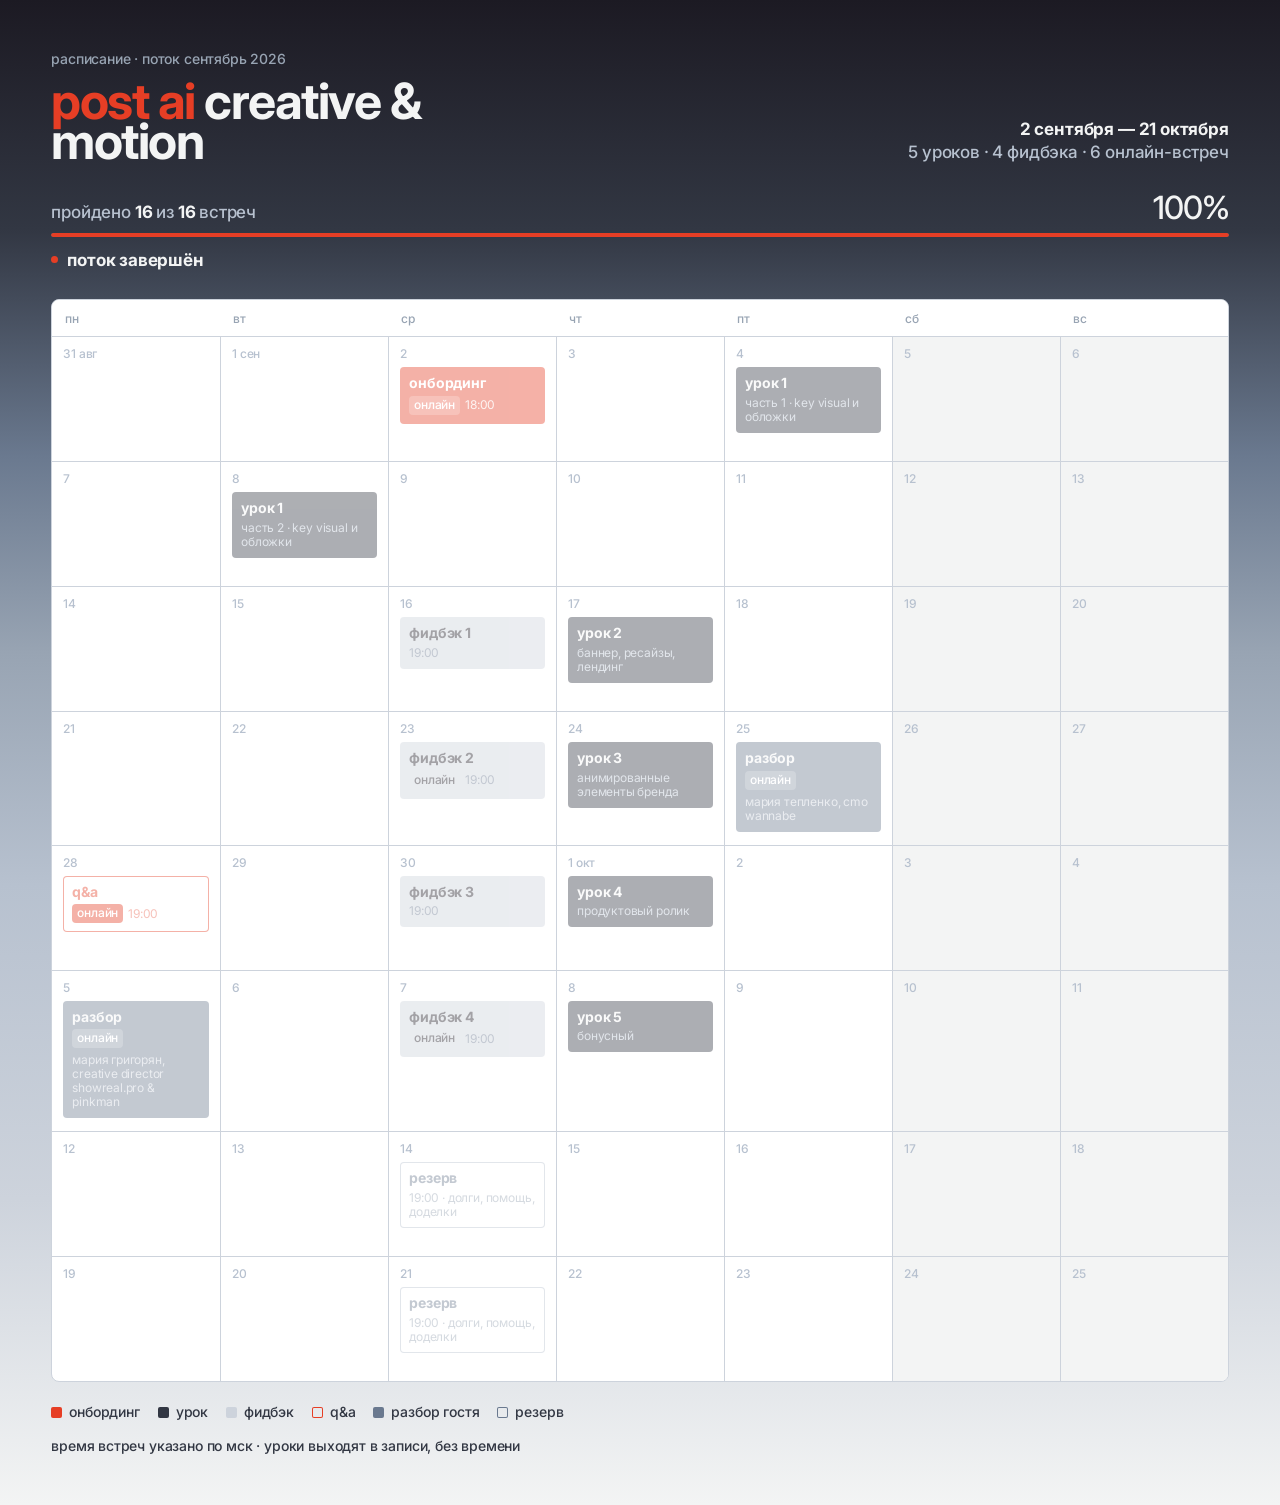
<file: post-ai-creative/index.html>
<!DOCTYPE html>
<html lang="ru">
<head>
<meta charset="UTF-8">
<meta name="viewport" content="width=device-width, initial-scale=1">
<title>post ai creative &amp; motion — расписание</title>
<meta name="description" content="расписание и трекер прогресса шортса post ai creative &amp; motion, поток 2 сентября — 14 октября 2026">

<link rel="preconnect" href="https://fonts.googleapis.com">
<link rel="preconnect" href="https://fonts.gstatic.com" crossorigin>
<link href="https://fonts.googleapis.com/css2?family=Inter:wght@400;500;700&display=swap" rel="stylesheet">
<link rel="stylesheet" href="tokens.css">

<style>
  *{box-sizing:border-box;margin:0;padding:0}
  /* градиент на body: его бокс равен высоте документа, поэтому
     лесенка растягивается на всю страницу, как на лендинге.
     на html — конечный цвет градиента, чтобы область за боксом
     (короткий документ, оверскролл) стыковалась без шва */
  html{-webkit-text-size-adjust:100%;background:var(--c-paper)}
  body{
    background:var(--grad-page);min-height:100vh;color:var(--c-ink);
    font-family:var(--font);font-weight:var(--fw-medium);
    font-size:var(--fs-caption);line-height:var(--lh-caption);letter-spacing:var(--track-body);
    text-transform:lowercase;
    -webkit-font-smoothing:antialiased;
    padding:clamp(20px,4vw,56px);
  }
  b,strong{font-weight:var(--fw-bold)}
  .wrap{max-width:1180px;margin:0 auto}

  /* ---------- header ----------
     шапка лежит на тёмной части градиента — текст светлый */
  .eyebrow{font-size:var(--fs-micro);line-height:var(--lh-micro);color:var(--c-steel)}
  .head{display:flex;justify-content:space-between;align-items:flex-end;gap:28px;flex-wrap:wrap;margin-top:14px}
  .title{
    font-weight:var(--fw-bold);
    font-size:var(--fs-display-fluid);
    line-height:var(--lh-display);
    letter-spacing:var(--track-display);
    color:var(--c-paper);
    max-width:14ch;
  }
  .title em{font-style:normal;color:var(--c-accent)}
  .meta{text-align:right;font-size:var(--fs-caption);line-height:var(--lh-caption);color:var(--c-mist)}
  .meta .range{color:var(--c-paper);font-weight:var(--fw-bold);display:block;margin-bottom:5px}

  /* ---------- progress ---------- */
  .spine{margin:34px 0 30px}
  .spine-head{display:flex;justify-content:space-between;align-items:flex-end;gap:16px;flex-wrap:wrap;margin-bottom:12px}
  .spine-lab{font-size:var(--fs-caption);color:var(--c-mist)}
  .spine-lab b{color:var(--c-paper)}
  .spine-pct{
    font-weight:var(--fw-medium);
    font-size:var(--fs-sub-fluid);
    line-height:var(--lh-display);
    letter-spacing:var(--track-display);
    /* не акцентом: на тёмной части градиента красный по чёрному
       даёт 2.8:1, ниже порога. акцент остаётся в полосе и точке */
    color:var(--c-paper);
  }
  .track{height:4px;border-radius:var(--r-sm);background:rgba(255,255,255,.18);overflow:hidden}
  .track i{display:block;height:100%;border-radius:var(--r-sm);background:var(--c-accent);width:0;
    transition:width 1.1s cubic-bezier(.2,.8,.2,1)}
  .now{margin-top:14px;font-size:var(--fs-caption);color:var(--c-mist);display:flex;align-items:center;gap:9px;flex-wrap:wrap}
  .now .dot{width:7px;height:7px;border-radius:50%;background:var(--c-accent);flex:0 0 auto}
  .now b{color:var(--c-paper)}

  /* ---------- calendar (desktop) ---------- */
  .cal{background:var(--c-white);border:var(--hair) solid var(--c-haze);border-radius:var(--r-md);overflow:hidden}
  .dow{display:grid;grid-template-columns:repeat(7,1fr);background:var(--c-white)}
  .dow span{padding:13px 13px 11px;font-size:var(--fs-nano);line-height:var(--lh-nano);color:var(--c-steel)}
  .week{display:grid;grid-template-columns:repeat(7,1fr);border-top:var(--hair) solid var(--c-haze)}
  .cell{min-height:124px;padding:11px 11px 13px;border-left:var(--hair) solid var(--c-haze);
    display:flex;flex-direction:column;gap:7px;transition:background .16s ease}
  .cell:first-child{border-left:0}
  .cell.off{background:var(--c-paper)}
  .cell.today,.cell.today:hover{background:var(--c-paper)}
  .cell.past .num{color:var(--c-mist)}
  .num{font-size:var(--fs-nano);line-height:var(--lh-nano);color:var(--c-steel);
    display:flex;align-items:center;gap:6px;flex-wrap:wrap}
  .cell.today .num{color:var(--c-accent);font-weight:var(--fw-bold)}
  .cell.today .num::after{content:"сегодня";font-size:var(--fs-nano);font-weight:var(--fw-medium);
    color:var(--c-accent);border:var(--hair) solid var(--c-accent);border-radius:var(--r-sm);padding:1px 5px 2px}
  .mo{color:var(--c-mist)}

  /* ---------- chips ---------- */
  .chip{border-radius:var(--r-sm);padding:8px 9px 9px;display:flex;flex-direction:column;gap:5px}
  .chip .k{font-size:var(--fs-micro);line-height:var(--lh-micro);font-weight:var(--fw-bold);letter-spacing:var(--track-body)}
  .chip .t{font-size:var(--fs-nano);line-height:1.16;font-weight:var(--fw-regular)}
  .chip .meta-row{display:flex;align-items:center;flex-wrap:wrap;gap:5px}
  .chip .on{display:inline-flex;align-items:center;font-size:var(--fs-nano);line-height:1;
    font-weight:var(--fw-medium);border-radius:var(--r-sm);padding:3px 5px 4px}

  .chip.onboarding{background:var(--c-accent);color:var(--c-white)}
  .chip.onboarding .t{color:rgba(255,255,255,.86)}
  .chip.onboarding .on{background:rgba(255,255,255,.22);color:var(--c-white)}

  .chip.lesson{background:var(--c-deep);color:var(--c-paper)}
  .chip.lesson .t{color:var(--c-mist)}

  .chip.feedback{background:var(--c-haze);color:var(--c-ink)}
  .chip.feedback .t{color:var(--c-slate)}

  .chip.guest{background:var(--c-slate);color:var(--c-paper)}
  .chip.guest .t{color:var(--c-haze)}
  .chip.guest .on{background:rgba(255,255,255,.22);color:var(--c-white)}

  .chip.qa{color:var(--c-accent);box-shadow:inset 0 0 0 var(--hair) var(--c-accent)}
  .chip.qa .t{color:var(--c-accent);opacity:.78}
  .chip.qa .on{background:var(--c-accent);color:var(--c-white)}

  .chip.reserve{color:var(--c-slate);box-shadow:inset 0 0 0 var(--hair) var(--c-mist)}
  .chip.reserve .t{color:var(--c-steel)}

  .chip.done{opacity:.4}

  /* ---------- feed (mobile) ----------
     на подложке: иначе строки шли бы прямо по градиенту
     и вверху ленты теряли контраст */
  .feed{display:none;background:var(--c-white);border:var(--hair) solid var(--c-haze);
    border-radius:var(--r-md);padding:14px}
  .row{display:grid;grid-template-columns:76px 1fr;gap:12px;padding:9px 0;
    border-top:var(--hair) solid var(--c-haze);align-items:start}
  .row:first-child{border-top:0}
  .row .d{font-size:var(--fs-micro);line-height:var(--lh-micro);color:var(--c-steel);padding-top:2px}
  .row.past .d{color:var(--c-mist)}
  .row.empty{padding:6px 0}
  .row.empty .d{font-size:var(--fs-nano);line-height:var(--lh-nano)}
  .row.today{background:var(--c-paper);border-radius:var(--r-md);border-top-color:transparent;
    padding:10px;margin:0 -10px}
  .row.today .d{color:var(--c-accent);font-weight:var(--fw-bold)}
  .row .stack{display:flex;flex-direction:column;gap:8px}
  .row .today-pill{font-size:var(--fs-nano);line-height:1;color:var(--c-accent);
    border:var(--hair) solid var(--c-accent);border-radius:var(--r-sm);padding:3px 6px 4px;align-self:flex-start}
  .wk{font-size:var(--fs-nano);line-height:var(--lh-nano);color:var(--c-steel);
    padding:22px 0 8px;border-top:var(--hair) solid var(--c-haze)}
  .wk:first-child{border-top:0;padding-top:0}

  /* ---------- legend / foot ---------- */
  /* легенда и подпись приходятся на светлый низ градиента */
  .legend{display:flex;flex-wrap:wrap;gap:8px 18px;margin-top:22px;
    font-size:var(--fs-micro);line-height:var(--lh-micro);color:var(--c-deep)}
  .legend span{display:inline-flex;align-items:center;gap:7px}
  .legend i{width:11px;height:11px;border-radius:2px;flex:0 0 auto}
  .legend .l-onboarding{background:var(--c-accent)}
  .legend .l-lesson{background:var(--c-deep)}
  .legend .l-feedback{background:var(--c-haze)}
  .legend .l-guest{background:var(--c-slate)}
  .legend .l-qa{box-shadow:inset 0 0 0 var(--hair) var(--c-accent)}
  .legend .l-reserve{box-shadow:inset 0 0 0 var(--hair) var(--c-slate)}

  .foot{margin-top:18px;font-size:var(--fs-micro);line-height:var(--lh-micro);color:var(--c-deep)}

  .jump{display:none;position:fixed;left:50%;bottom:18px;transform:translateX(-50%);z-index:20;
    border:0;font-family:var(--font);font-weight:var(--fw-medium);font-size:var(--fs-caption);
    line-height:1;letter-spacing:var(--track-body);text-transform:lowercase;
    color:var(--c-white);background:var(--c-accent);border-radius:var(--r-sm);
    padding:13px 20px 14px;box-shadow:0 8px 20px -8px rgba(28,26,35,.5);cursor:pointer}
  .jump:active{transform:translateX(-50%) scale(.97)}

  @media (max-width:900px){
    .cal{display:none}
    .feed{display:block}
    .jump{display:block}
    body{padding-bottom:92px}
    .head{gap:16px}
    .meta{text-align:left}
    .spine{margin:26px 0 24px}
  }
  @media (prefers-reduced-motion:reduce){
    .track i{transition:none}
    .cell{transition:none}
  }
  :focus-visible{outline:2px solid var(--c-accent);outline-offset:3px}
</style>
</head>
<body>
<div class="wrap">

  <div class="eyebrow">расписание · поток сентябрь 2026</div>
  <div class="head">
    <h1 class="title"><em>post ai</em> creative &amp; motion</h1>
    <div class="meta">
      <span class="range">2 сентября — 21 октября</span>
      <span id="counts"></span>
    </div>
  </div>

  <section class="spine">
    <div class="spine-head">
      <div class="spine-lab">пройдено <b id="done">0</b> из <b id="total">0</b> встреч</div>
      <div class="spine-pct" id="pct">0%</div>
    </div>
    <div class="track"><i id="bar"></i></div>
    <div class="now" id="now"></div>
  </section>

  <div class="cal" id="cal"></div>
  <div class="feed" id="feed"></div>

  <div class="legend">
    <span><i class="l-onboarding"></i>онбординг</span>
    <span><i class="l-lesson"></i>урок</span>
    <span><i class="l-feedback"></i>фидбэк</span>
    <span><i class="l-qa"></i>q&amp;a</span>
    <span><i class="l-guest"></i>разбор гостя</span>
    <span><i class="l-reserve"></i>резерв</span>
  </div>

  <div class="foot">время встреч указано по мск · уроки выходят в записи, без времени</div>
  <button class="jump" id="jump" type="button">сегодня</button>
</div>

<script>
const START = [2026,7,31];   // пн 31 августа 2026
const WEEKS = 8;             // до вс 25 октября, покрывает резерв 21 октября

const EVENTS = [
  // урок 1 вышел в двух частях, вторая — только 08.09.
  // всё, что после, сдвинуто на неделю относительно исходного плана.
  {date:'2026-09-02', kind:'onboarding', k:'онбординг',  t:'18:00', online:true},
  {date:'2026-09-04', kind:'lesson',     k:'урок 1',     t:'часть 1 · key visual и обложки'},
  {date:'2026-09-08', kind:'lesson',     k:'урок 1',     t:'часть 2 · key visual и обложки'},
  {date:'2026-09-16', kind:'feedback',   k:'фидбэк 1',   t:'19:00'},
  {date:'2026-09-17', kind:'lesson',     k:'урок 2',     t:'баннер, ресайзы, лендинг'},
  {date:'2026-09-23', kind:'feedback',   k:'фидбэк 2',   t:'19:00', online:true},
  {date:'2026-09-24', kind:'lesson',     k:'урок 3',     t:'анимированные элементы бренда'},
  {date:'2026-09-25', kind:'guest',      k:'разбор',     t:'мария тепленко, cmo wannabe', online:true},
  {date:'2026-09-28', kind:'qa',         k:'q&a',        t:'19:00', online:true},
  {date:'2026-09-30', kind:'feedback',   k:'фидбэк 3',   t:'19:00'},
  {date:'2026-10-01', kind:'lesson',     k:'урок 4',     t:'продуктовый ролик'},
  {date:'2026-10-05', kind:'guest',      k:'разбор',     t:'мария григорян, creative director showreal.pro & pinkman', online:true},
  {date:'2026-10-07', kind:'feedback',   k:'фидбэк 4',   t:'19:00', online:true},
  {date:'2026-10-08', kind:'lesson',     k:'урок 5',     t:'бонусный'},
  {date:'2026-10-14', kind:'reserve',    k:'резерв',     t:'19:00 · долги, помощь, доделки'},
  {date:'2026-10-21', kind:'reserve',    k:'резерв',     t:'19:00 · долги, помощь, доделки'}
];

const DOW = ['пн','вт','ср','чт','пт','сб','вс'];
const MO  = ['января','февраля','марта','апреля','мая','июня','июля','августа','сентября','октября','ноября','декабря'];
const MOS = ['янв','фев','мар','апр','мая','июн','июл','авг','сен','окт','ноя','дек'];

const key = d => d.getFullYear()+'-'+String(d.getMonth()+1).padStart(2,'0')+'-'+String(d.getDate()).padStart(2,'0');
const byDay = {};
EVENTS.forEach(e => (byDay[e.date] = byDay[e.date] || []).push(e));

const now = new Date();
const today = new Date(now.getFullYear(), now.getMonth(), now.getDate());
const todayKey = key(today);

/* ---- счётчики в шапке ---- */
// по именам: урок 1 вышел двумя частями, но урок всё равно один
const nLessons  = new Set(EVENTS.filter(e => e.kind === 'lesson').map(e => e.k)).size;
const nFeedback = EVENTS.filter(e => e.kind === 'feedback').length;
const nOnline   = EVENTS.filter(e => e.online).length;
const plural = (n, one, few, many) => {
  const m10 = n % 10, m100 = n % 100;
  if (m10 === 1 && m100 !== 11) return one;
  if (m10 >= 2 && m10 <= 4 && (m100 < 12 || m100 > 14)) return few;
  return many;
};
document.getElementById('counts').textContent =
  nLessons  + ' ' + plural(nLessons, 'урок','урока','уроков') + ' · ' +
  nFeedback + ' ' + plural(nFeedback,'фидбэк','фидбэка','фидбэков') + ' · ' +
  nOnline   + ' ' + plural(nOnline,'онлайн-встреча','онлайн-встречи','онлайн-встреч');

/* ---- progress ---- */
const done = EVENTS.filter(e => new Date(e.date+'T00:00:00') < today).length;
const pct = Math.round(done / EVENTS.length * 100);
document.getElementById('done').textContent = done;
document.getElementById('total').textContent = EVENTS.length;
document.getElementById('pct').textContent = pct + '%';
requestAnimationFrame(() => document.getElementById('bar').style.width = pct + '%');

const nowEl = document.getElementById('now');
const todayEv = byDay[todayKey];
const next = EVENTS.find(e => new Date(e.date+'T00:00:00') > today);
if (todayEv) {
  nowEl.innerHTML = '<span class="dot"></span><span>сегодня — <b>' + todayEv.map(e=>e.k).join(' и ') + '</b></span>';
} else if (next) {
  const d = new Date(next.date+'T00:00:00');
  nowEl.innerHTML = '<span class="dot"></span><span>дальше — <b>' + next.k + '</b>, ' + d.getDate() + ' ' + MO[d.getMonth()] + '</span>';
} else {
  nowEl.innerHTML = '<span class="dot"></span><span><b>поток завершён</b></span>';
}

/* ---- chip ---- */
function chip(e, isPast){
  const cls = ['chip', e.kind];
  if (isPast) cls.push('done');
  const meta = (e.online ? '<span class="on">онлайн</span>' : '') + (e.t ? '<span class="t">'+e.t+'</span>' : '');
  return '<span class="'+cls.join(' ')+'"><span class="k">'+e.k+'</span>'+
         (meta ? '<span class="meta-row">'+meta+'</span>' : '')+'</span>';
}

/* ---- calendar ---- */
const cal = document.getElementById('cal');
let html = '<div class="dow">' + DOW.map(d=>'<span>'+d+'</span>').join('') + '</div>';
const cur = new Date(START[0], START[1], START[2]);
for (let w = 0; w < WEEKS; w++){
  html += '<div class="week">';
  for (let i = 0; i < 7; i++){
    const k = key(cur);
    const evs = byDay[k] || [];
    const isPast = cur < today, isToday = k === todayKey;
    const c = ['cell'];
    if (isPast && !isToday) c.push('past');
    if (isToday) c.push('today');
    if (i > 4 && !evs.length) c.push('off');
    const first = cur.getDate() === 1 || (w === 0 && i === 0);
    html += '<div class="'+c.join(' ')+'"><div class="num"><span>'+cur.getDate()+
            (first ? ' <span class="mo">'+MOS[cur.getMonth()]+'</span>' : '')+'</span></div>'+
            evs.map(e=>chip(e, isPast && !isToday)).join('')+'</div>';
    cur.setDate(cur.getDate()+1);
  }
  html += '</div>';
}
cal.innerHTML = html;

/* ---- mobile feed ---- */
const feed = document.getElementById('feed');
let f = '';
const cur2 = new Date(START[0], START[1], START[2]);
for (let w = 0; w < WEEKS; w++){
  f += '<div class="wk">'+(w < 6 ? 'неделя '+(w+1) : 'резерв')+'</div>';
  for (let i = 0; i < 7; i++){
    const k = key(cur2);
    const evs = byDay[k] || [];
    const isPast = cur2 < today, isToday = k === todayKey;
    const c = ['row'];
    if (!evs.length && !isToday) c.push('empty');
    if (isPast && !isToday) c.push('past');
    if (isToday) c.push('today');
    f += '<div class="'+c.join(' ')+'"><div class="d">'+DOW[i]+' '+cur2.getDate()+' '+MOS[cur2.getMonth()]+'</div>'+
         '<div class="stack">'+ (evs.length ? evs.map(e=>chip(e, isPast && !isToday)).join('') : '') +
         (isToday && !evs.length ? '<span class="today-pill">сегодня</span>' : '') + '</div></div>';
    cur2.setDate(cur2.getDate()+1);
  }
}
feed.innerHTML = f;

/* jump to today (mobile) */
document.getElementById('jump').addEventListener('click', () => {
  const t = feed.querySelector('.row.today');
  if (!t) return;
  const smooth = !window.matchMedia('(prefers-reduced-motion: reduce)').matches;
  t.scrollIntoView({behavior: smooth ? 'smooth' : 'auto', block: 'center'});
});
</script>
</body>
</html>
</file>
<file: tokens.css>
/* ------------------------------------------------------------------
   ai upgrade — локальные токены
   Копия /post-ai-creative/tokens.css: серые, шрифт, сетка и
   геометрия те же, заменён только акцент — жёлтый вместо красного.
   ------------------------------------------------------------------ */

:root{

  /* ---------- цвет ----------
     сверено с живой страницей:
     ink rgb(28,26,35) · deep rgb(50,55,67) · slate rgb(106,121,143)
     steel rgb(152,164,179) · mist rgb(183,193,207) · haze rgb(205,211,220)
     paper rgb(243,244,244) · accent rgb(255,204,0)                        */
  --c-ink:    #1C1A23;
  --c-deep:   #323743;
  --c-slate:  #6A798F;
  --c-steel:  #98A4B3;
  --c-mist:   #B7C1CF;
  --c-haze:   #CDD3DC;
  --c-paper:  #F3F4F4;
  --c-accent: #FFCC00;
  --c-white:  #FFFFFF;

  /* ---------- шрифт ----------
     на лендинге Unica 77 LL. лицензия не покрывает этот домен,
     поэтому здесь Inter с Google Fonts, 400 / 500 / 700.           */
  --font: 'Inter', system-ui, -apple-system, 'Segoe UI', Roboto, Arial, sans-serif;

  --fw-regular: 400;
  --fw-medium:  500;   /* рабочее начертание лендинга */
  --fw-bold:    700;

  /* ---------- кегли ----------
     база лендинга: 50 / 32 / 21 / 17.
     14 и 12 — вспомогательные, тоже есть на живой странице.        */
  --fs-display:  50px;
  --fs-sub:      32px;
  --fs-body:     21px;
  --fs-caption:  17px;
  --fs-micro:    14px;
  --fs-nano:     12px;

  /* адаптивные варианты display-кеглей */
  --fs-display-fluid: clamp(32px, 5.4vw, 50px);
  --fs-sub-fluid:     clamp(23px, 3.2vw, 32px);

  /* ---------- интерлиньяж ----------
     display 80%, тело 100%. на мелких кеглях лендинг слегка
     распускает строку — 17px→106%, 14px→114%, замерено там же.     */
  --lh-display: .8;
  --lh-body:    1;
  --lh-caption: 1.06;
  --lh-micro:   1.14;
  --lh-nano:    1;

  /* ---------- трекинг ----------
     фирменное значение на display — −5%, но у Inter метрики шире
     Unica, и на −5% крупные заголовки слипаются. на display
     прижато до −3%; тело остаётся на −1%, как на лендинге.         */
  --track-display:       -.03em;   /* Inter */
  --track-display-brand: -.05em;   /* Unica, для справки */
  --track-body:          -.01em;

  /* ---------- фоновый градиент ----------
     снят с живой страницы: вертикальная лесенка по всей палитре,
     от ink сверху к paper снизу. на лендинге натянут на всю высоту
     документа, поэтому шапка приходится на тёмную часть.           */
  --grad-page: linear-gradient(
    var(--c-ink)    0%,
    var(--c-deep)   15.261%,
    var(--c-slate)  30.284%,
    var(--c-steel)  43.379%,
    var(--c-mist)   58.831%,
    var(--c-haze)   79.714%,
    var(--c-paper)  100%
  );

  /* ---------- геометрия ----------
     радиусы лендинга: 4px — основной, 8px — крупные блоки.         */
  --r-sm: 4px;
  --r-md: 8px;
  --hair: 1px;
}
</file>
<file: post-ai-creative/tokens.css>
/* ------------------------------------------------------------------
   post ai creative & motion — локальные токены
   Сняты с живой страницы https://wannabe.ru/shorts/post-ai-creative
   (замеры computed styles, 1440px). Это самостоятельный файл:
   общей дизайн-системы с wannabe.ru нет, ничего не импортируется.
   ------------------------------------------------------------------ */

:root{

  /* ---------- цвет ----------
     сверено с живой страницей:
     ink rgb(28,26,35) · deep rgb(50,55,67) · slate rgb(106,121,143)
     steel rgb(152,164,179) · mist rgb(183,193,207) · haze rgb(205,211,220)
     paper rgb(243,244,244) · accent rgb(230,62,37)                        */
  --c-ink:    #1C1A23;
  --c-deep:   #323743;
  --c-slate:  #6A798F;
  --c-steel:  #98A4B3;
  --c-mist:   #B7C1CF;
  --c-haze:   #CDD3DC;
  --c-paper:  #F3F4F4;
  --c-accent: #E63E25;
  --c-white:  #FFFFFF;

  /* ---------- шрифт ----------
     на лендинге Unica 77 LL. лицензия не покрывает этот домен,
     поэтому здесь Inter с Google Fonts, 400 / 500 / 700.           */
  --font: 'Inter', system-ui, -apple-system, 'Segoe UI', Roboto, Arial, sans-serif;

  --fw-regular: 400;
  --fw-medium:  500;   /* рабочее начертание лендинга */
  --fw-bold:    700;

  /* ---------- кегли ----------
     база лендинга: 50 / 32 / 21 / 17.
     14 и 12 — вспомогательные, тоже есть на живой странице.        */
  --fs-display:  50px;
  --fs-sub:      32px;
  --fs-body:     21px;
  --fs-caption:  17px;
  --fs-micro:    14px;
  --fs-nano:     12px;

  /* адаптивные варианты display-кеглей */
  --fs-display-fluid: clamp(32px, 5.4vw, 50px);
  --fs-sub-fluid:     clamp(23px, 3.2vw, 32px);

  /* ---------- интерлиньяж ----------
     display 80%, тело 100%. на мелких кеглях лендинг слегка
     распускает строку — 17px→106%, 14px→114%, замерено там же.     */
  --lh-display: .8;
  --lh-body:    1;
  --lh-caption: 1.06;
  --lh-micro:   1.14;
  --lh-nano:    1;

  /* ---------- трекинг ----------
     фирменное значение на display — −5%, но у Inter метрики шире
     Unica, и на −5% крупные заголовки слипаются. на display
     прижато до −3%; тело остаётся на −1%, как на лендинге.         */
  --track-display:       -.03em;   /* Inter */
  --track-display-brand: -.05em;   /* Unica, для справки */
  --track-body:          -.01em;

  /* ---------- фоновый градиент ----------
     снят с живой страницы: вертикальная лесенка по всей палитре,
     от ink сверху к paper снизу. на лендинге натянут на всю высоту
     документа, поэтому шапка приходится на тёмную часть.           */
  --grad-page: linear-gradient(
    var(--c-ink)    0%,
    var(--c-deep)   15.261%,
    var(--c-slate)  30.284%,
    var(--c-steel)  43.379%,
    var(--c-mist)   58.831%,
    var(--c-haze)   79.714%,
    var(--c-paper)  100%
  );

  /* ---------- геометрия ----------
     радиусы лендинга: 4px — основной, 8px — крупные блоки.         */
  --r-sm: 4px;
  --r-md: 8px;
  --hair: 1px;
}
</file>
